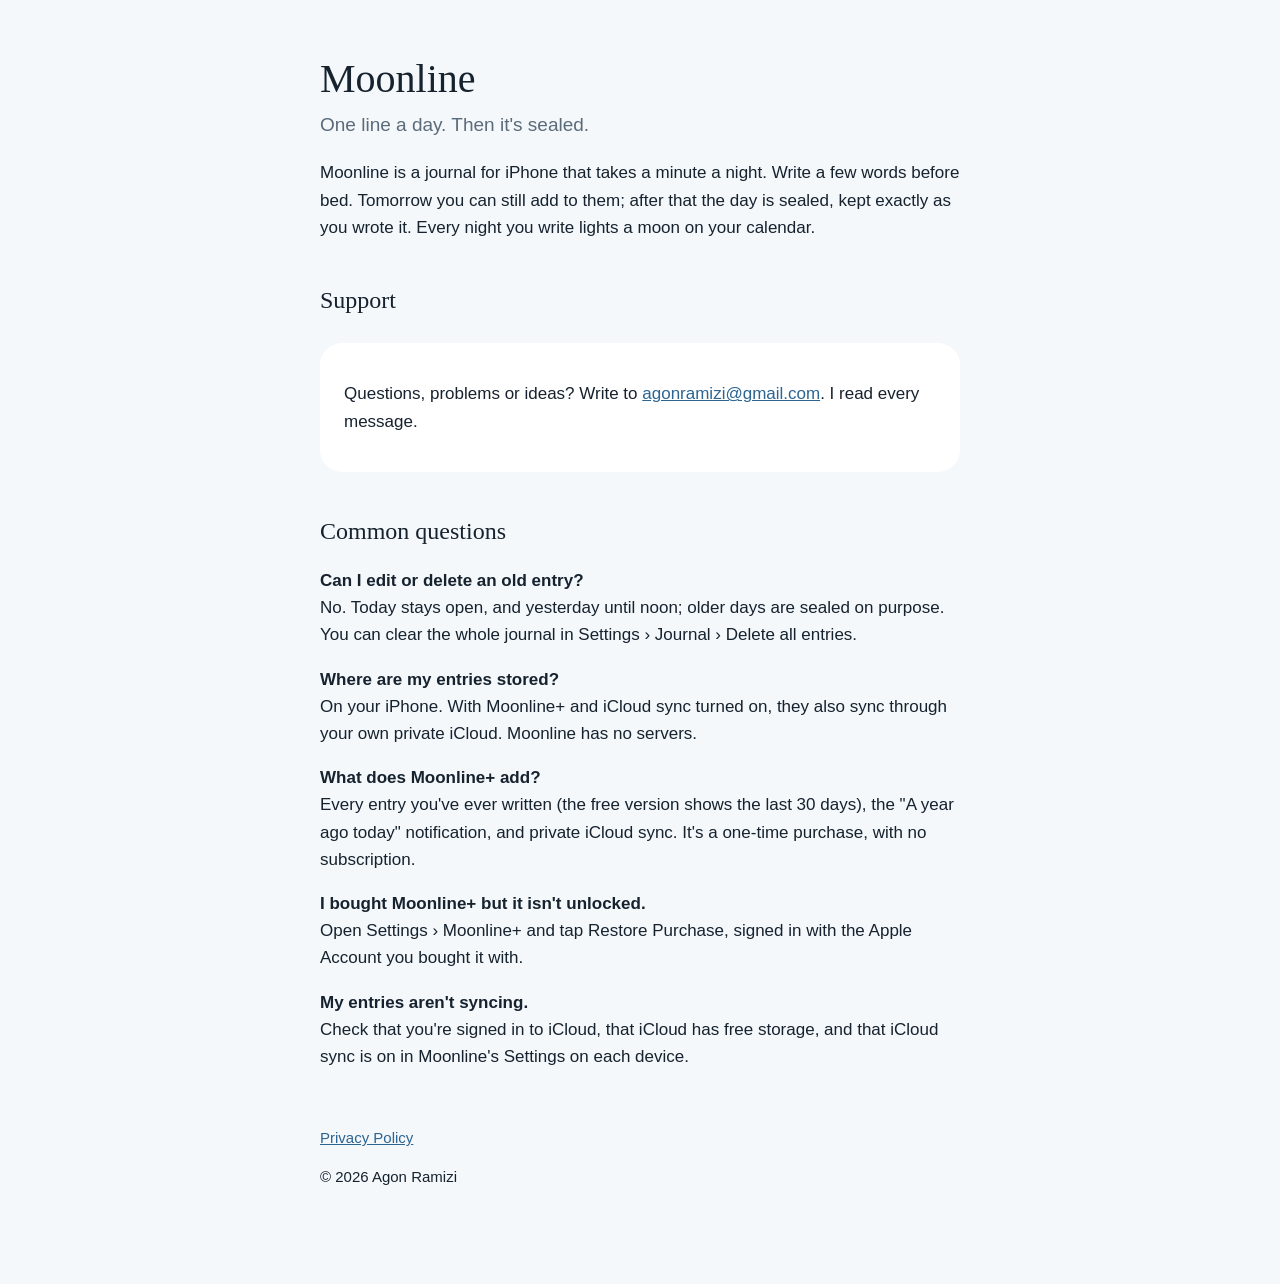
<file: index.html>
<!doctype html>
<html lang="en">
<head>
<meta charset="utf-8">
<meta name="viewport" content="width=device-width, initial-scale=1">
<title>Moonline: A Line a Day</title>
<meta name="description" content="A journal for one short line a day. Then it's sealed.">
<link rel="stylesheet" href="style.css">
</head>
<body>
<main>
<h1>Moonline</h1>
<p class="lead">One line a day. Then it's sealed.</p>
<p>Moonline is a journal for iPhone that takes a minute a night. Write a few words before bed. Tomorrow you can still add to them; after that the day is sealed, kept exactly as you wrote it. Every night you write lights a moon on your calendar.</p>

<h2>Support</h2>
<div class="card">
<p>Questions, problems or ideas? Write to <a href="mailto:agonramizi@gmail.com">agonramizi@gmail.com</a>. I read every message.</p>
</div>

<h2>Common questions</h2>
<p><strong>Can I edit or delete an old entry?</strong><br>No. Today stays open, and yesterday until noon; older days are sealed on purpose. You can clear the whole journal in Settings › Journal › Delete all entries.</p>
<p><strong>Where are my entries stored?</strong><br>On your iPhone. With Moonline+ and iCloud sync turned on, they also sync through your own private iCloud. Moonline has no servers.</p>
<p><strong>What does Moonline+ add?</strong><br>Every entry you've ever written (the free version shows the last 30 days), the "A year ago today" notification, and private iCloud sync. It's a one-time purchase, with no subscription.</p>
<p><strong>I bought Moonline+ but it isn't unlocked.</strong><br>Open Settings › Moonline+ and tap Restore Purchase, signed in with the Apple Account you bought it with.</p>
<p><strong>My entries aren't syncing.</strong><br>Check that you're signed in to iCloud, that iCloud has free storage, and that iCloud sync is on in Moonline's Settings on each device.</p>

<footer><nav><a href="privacy.html">Privacy Policy</a></nav><p>© 2026 Agon Ramizi</p></footer>
</main>
</body>
</html>
</file>
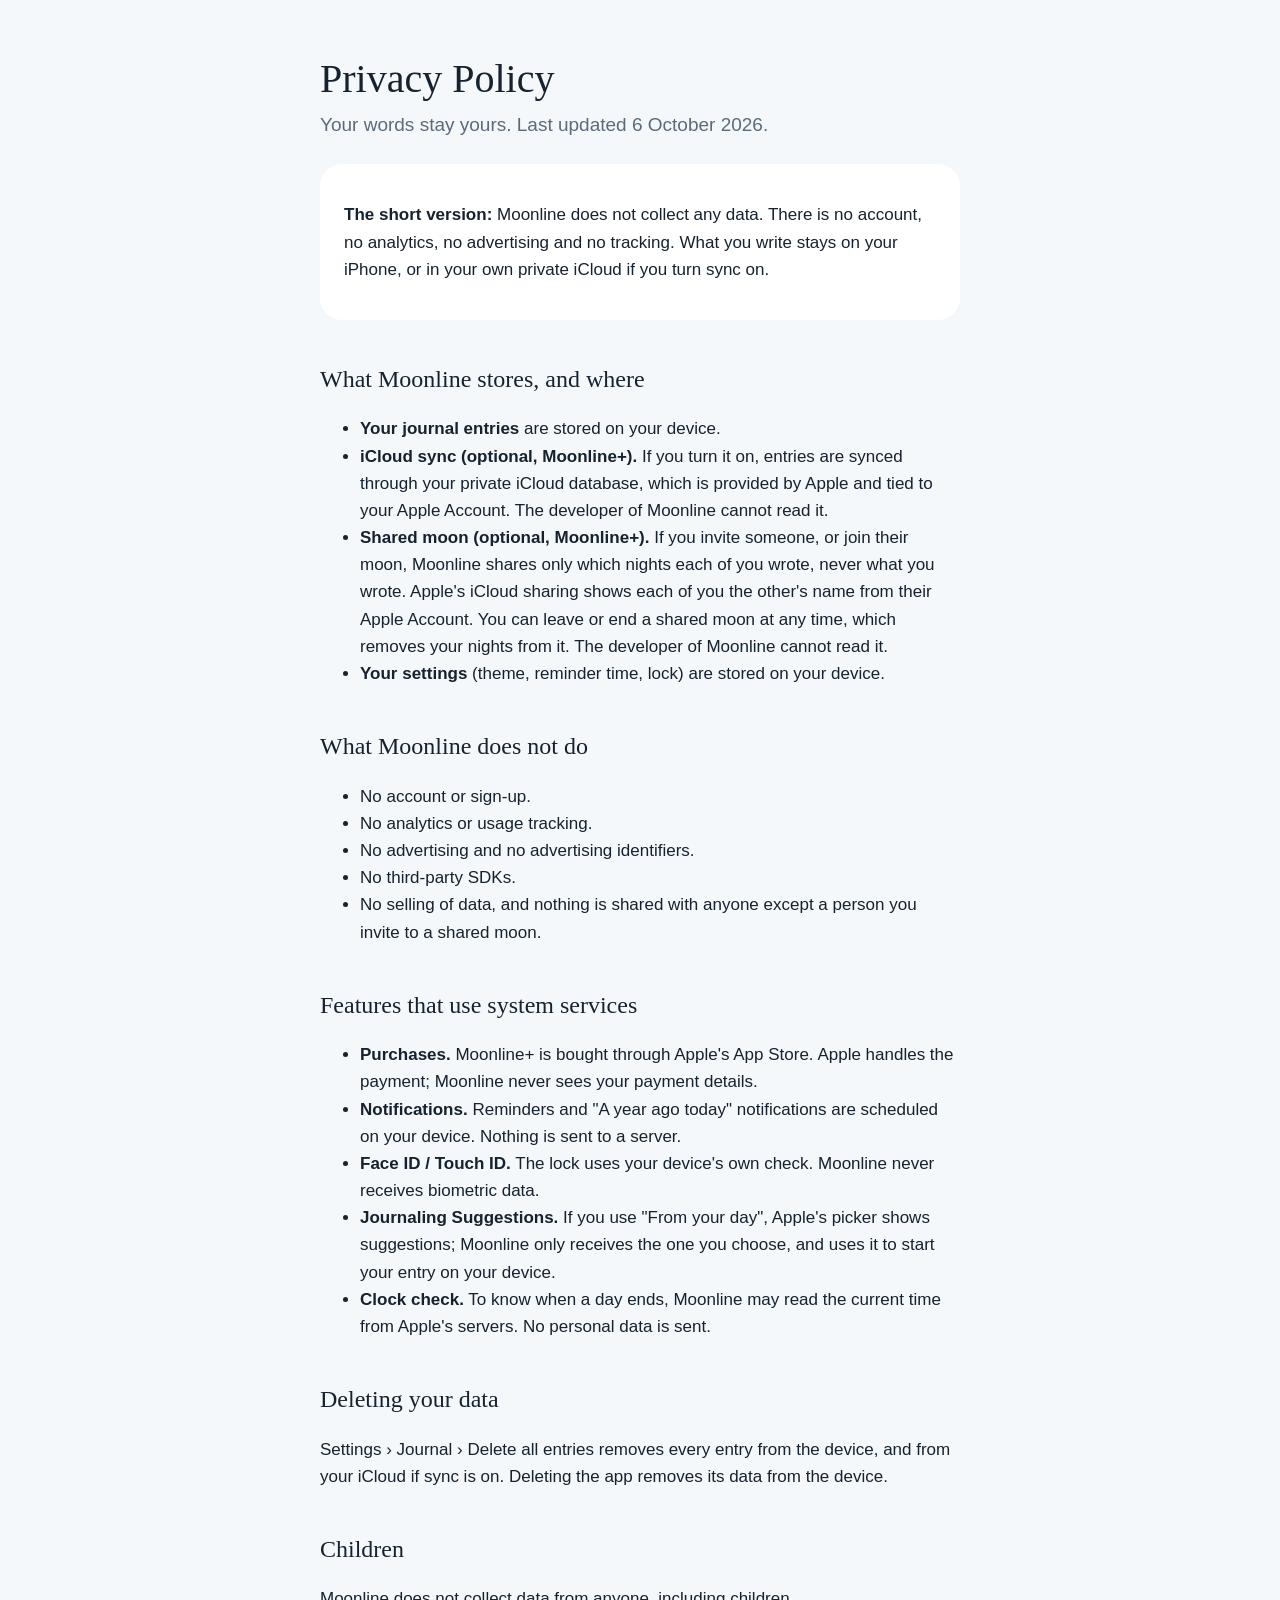
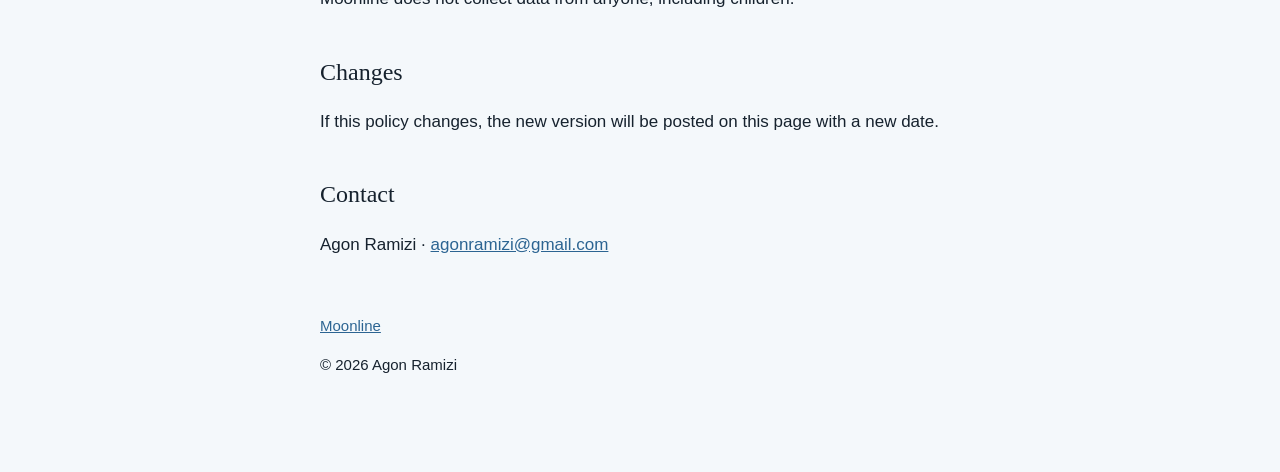
<file: privacy.html>
<!doctype html>
<html lang="en">
<head>
<meta charset="utf-8">
<meta name="viewport" content="width=device-width, initial-scale=1">
<title>Privacy Policy · Moonline</title>
<link rel="stylesheet" href="style.css">
</head>
<body>
<main>
<h1>Privacy Policy</h1>
<p class="lead">Your words stay yours. Last updated 6 October 2026.</p>

<div class="card">
<p><strong>The short version:</strong> Moonline does not collect any data. There is no account, no analytics, no advertising and no tracking. What you write stays on your iPhone, or in your own private iCloud if you turn sync on.</p>
</div>

<h2>What Moonline stores, and where</h2>
<ul>
<li><strong>Your journal entries</strong> are stored on your device.</li>
<li><strong>iCloud sync (optional, Moonline+).</strong> If you turn it on, entries are synced through your private iCloud database, which is provided by Apple and tied to your Apple Account. The developer of Moonline cannot read it.</li>
<li><strong>Shared moon (optional, Moonline+).</strong> If you invite someone, or join their moon, Moonline shares only which nights each of you wrote, never what you wrote. Apple's iCloud sharing shows each of you the other's name from their Apple Account. You can leave or end a shared moon at any time, which removes your nights from it. The developer of Moonline cannot read it.</li>
<li><strong>Your settings</strong> (theme, reminder time, lock) are stored on your device.</li>
</ul>

<h2>What Moonline does not do</h2>
<ul>
<li>No account or sign-up.</li>
<li>No analytics or usage tracking.</li>
<li>No advertising and no advertising identifiers.</li>
<li>No third-party SDKs.</li>
<li>No selling of data, and nothing is shared with anyone except a person you invite to a shared moon.</li>
</ul>

<h2>Features that use system services</h2>
<ul>
<li><strong>Purchases.</strong> Moonline+ is bought through Apple's App Store. Apple handles the payment; Moonline never sees your payment details.</li>
<li><strong>Notifications.</strong> Reminders and "A year ago today" notifications are scheduled on your device. Nothing is sent to a server.</li>
<li><strong>Face ID / Touch ID.</strong> The lock uses your device's own check. Moonline never receives biometric data.</li>
<li><strong>Journaling Suggestions.</strong> If you use "From your day", Apple's picker shows suggestions; Moonline only receives the one you choose, and uses it to start your entry on your device.</li>
<li><strong>Clock check.</strong> To know when a day ends, Moonline may read the current time from Apple's servers. No personal data is sent.</li>
</ul>

<h2>Deleting your data</h2>
<p>Settings › Journal › Delete all entries removes every entry from the device, and from your iCloud if sync is on. Deleting the app removes its data from the device.</p>

<h2>Children</h2>
<p>Moonline does not collect data from anyone, including children.</p>

<h2>Changes</h2>
<p>If this policy changes, the new version will be posted on this page with a new date.</p>

<h2>Contact</h2>
<p>Agon Ramizi · <a href="mailto:agonramizi@gmail.com">agonramizi@gmail.com</a></p>

<footer><nav><a href="index.html">Moonline</a></nav><p>© 2026 Agon Ramizi</p></footer>
</main>
</body>
</html>
</file>
<file: style.css>
:root { color-scheme: light dark; --bg: #f4f8fb; --fg: #16222e; --muted: #5b6b7a; --accent: #2c6492; --card: #ffffff; }
@media (prefers-color-scheme: dark) { :root { --bg: #0f1a26; --fg: #e8eef4; --muted: #9fb0c0; --accent: #6fa6d4; --card: #16283a; } }
* { box-sizing: border-box; }
body { margin: 0; background: var(--bg); color: var(--fg); font: 17px/1.6 -apple-system, BlinkMacSystemFont, "Segoe UI", sans-serif; }
main { max-width: 680px; margin: 0 auto; padding: 56px 20px 80px; }
h1 { font-family: "New York", Georgia, serif; font-weight: 500; font-size: 40px; line-height: 1.15; margin: 0 0 8px; }
h2 { font-family: "New York", Georgia, serif; font-weight: 500; font-size: 24px; margin: 40px 0 8px; }
p, li { color: var(--fg); }
.lead { color: var(--muted); font-size: 19px; margin-top: 0; }
.card { background: var(--card); border-radius: 22px; padding: 20px 24px; margin: 24px 0; }
a { color: var(--accent); }
footer { margin-top: 56px; color: var(--muted); font-size: 15px; }
nav a { margin-right: 16px; }
</file>
